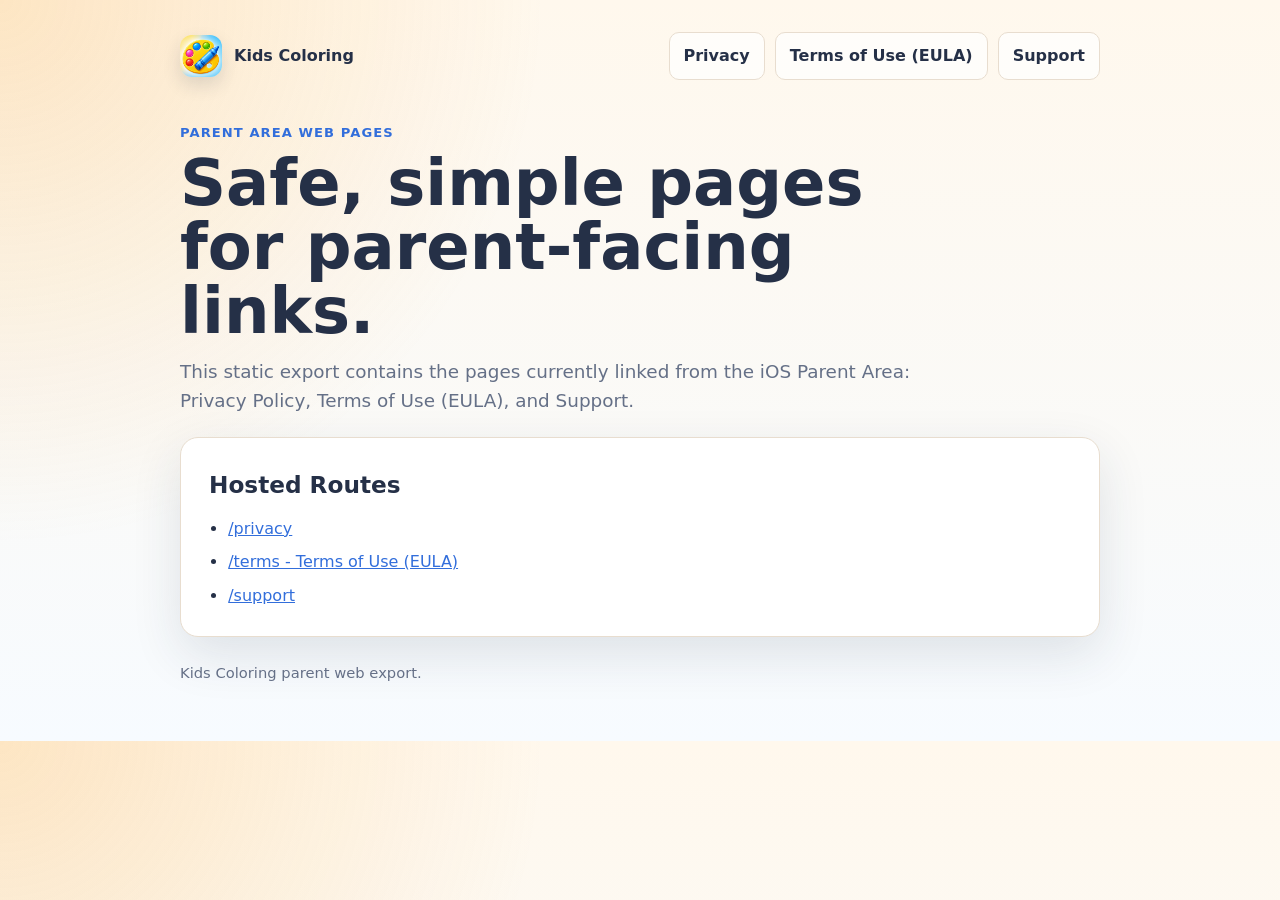
<file: index.html>
<!doctype html>
<html lang="en">
  <head>
    <meta charset="utf-8" />
    <meta name="viewport" content="width=device-width, initial-scale=1" />
    <title>Kids Coloring Parent Links</title>
    <meta
      name="description"
      content="Parent-facing legal and support pages for Kids Coloring."
    />
    <link rel="icon" href="assets/images/kids-coloring-icon.png" />
    <link rel="apple-touch-icon" href="assets/images/kids-coloring-icon.png" />
    <link rel="stylesheet" href="assets/styles.css" />
  </head>
  <body>
    <main class="shell">
      <header class="topbar">
        <a class="brand" href="./">
          <img
            class="mark"
            src="assets/images/kids-coloring-icon.png"
            alt=""
            width="42"
            height="42"
          />
          <span>Kids Coloring</span>
        </a>
        <nav class="nav" aria-label="Parent links">
          <a href="privacy/">Privacy</a>
          <a href="terms/">Terms of Use (EULA)</a>
          <a href="support/">Support</a>
        </nav>
      </header>

      <section class="hero">
        <div class="eyebrow">Parent Area Web Pages</div>
        <h1>Safe, simple pages for parent-facing links.</h1>
        <p class="lede">
          This static export contains the pages currently linked from the iOS Parent Area:
          Privacy Policy, Terms of Use (EULA), and Support.
        </p>
      </section>

      <article class="document">
        <section class="section">
          <h2>Hosted Routes</h2>
          <ul>
            <li><a href="privacy/">/privacy</a></li>
            <li><a href="terms/">/terms - Terms of Use (EULA)</a></li>
            <li><a href="support/">/support</a></li>
          </ul>
        </section>
      </article>

      <footer class="footer">Kids Coloring parent web export.</footer>
    </main>
  </body>
</html>
</file>
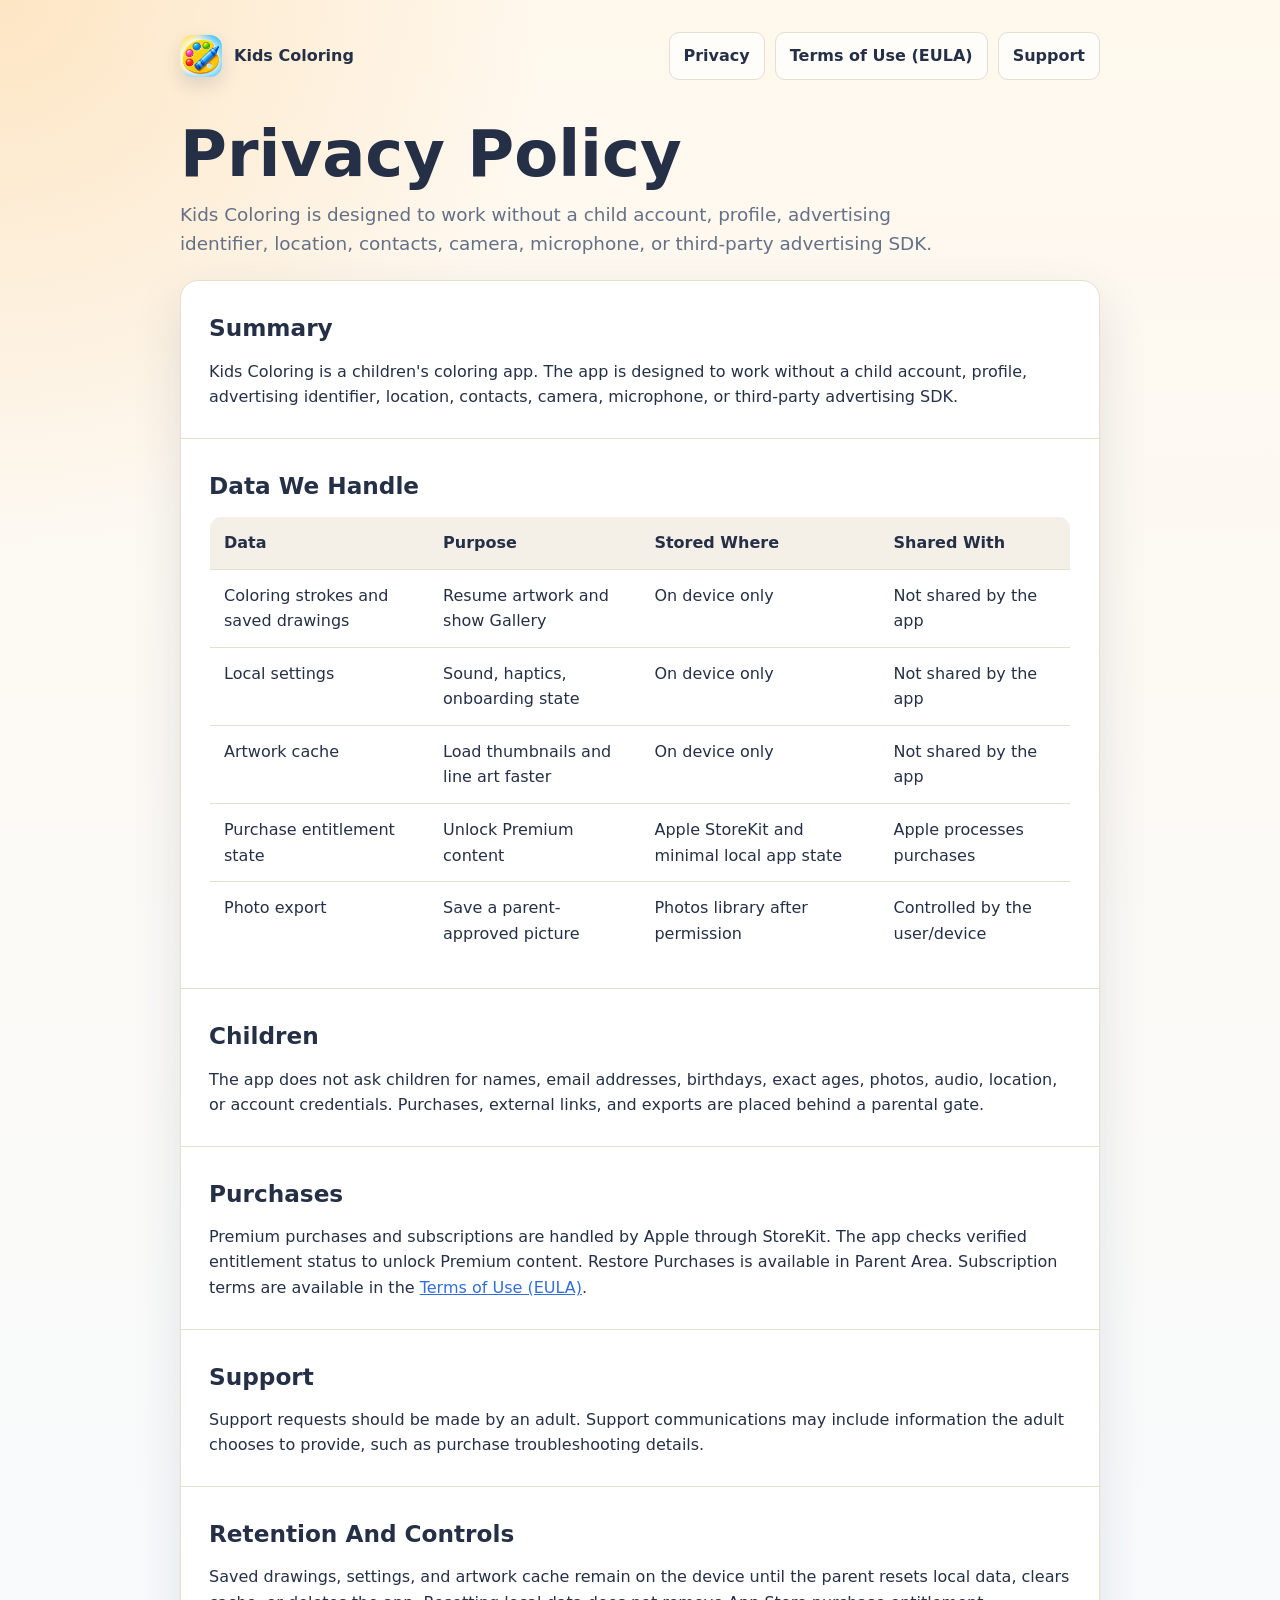
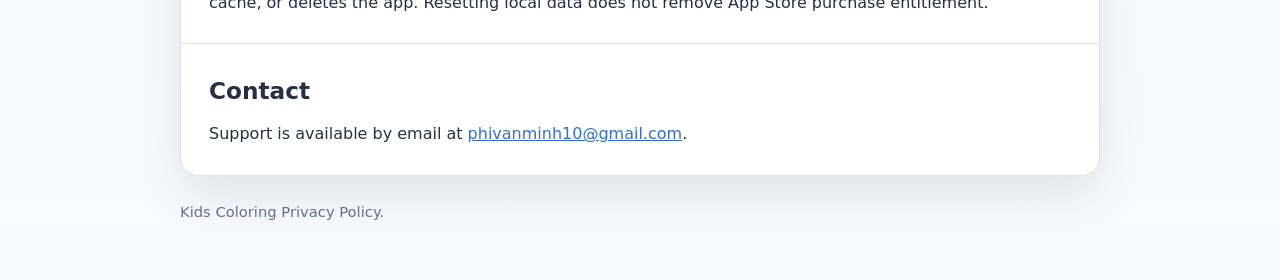
<file: privacy/index.html>
<!doctype html>
<html lang="en">
  <head>
    <meta charset="utf-8" />
    <meta name="viewport" content="width=device-width, initial-scale=1" />
    <title>Privacy Policy | Kids Coloring</title>
    <meta
      name="description"
      content="Kids Coloring privacy policy for parents and guardians."
    />
    <link rel="icon" href="../assets/images/kids-coloring-icon.png" />
    <link rel="apple-touch-icon" href="../assets/images/kids-coloring-icon.png" />
    <link rel="stylesheet" href="../assets/styles.css" />
  </head>
  <body>
    <main class="shell">
      <header class="topbar">
        <a class="brand" href="../">
          <img
            class="mark"
            src="../assets/images/kids-coloring-icon.png"
            alt=""
            width="42"
            height="42"
          />
          <span>Kids Coloring</span>
        </a>
        <nav class="nav" aria-label="Parent links">
          <a href="../privacy/">Privacy</a>
          <a href="../terms/">Terms of Use (EULA)</a>
          <a href="../support/">Support</a>
        </nav>
      </header>

      <section class="hero">
        <h1>Privacy Policy</h1>
        <p class="lede">
          Kids Coloring is designed to work without a child account, profile, advertising
          identifier, location, contacts, camera, microphone, or third-party advertising SDK.
        </p>
      </section>

      <article class="document">
        <section class="section">
          <h2>Summary</h2>
          <p>
            Kids Coloring is a children's coloring app. The app is designed to work without a
            child account, profile, advertising identifier, location, contacts, camera,
            microphone, or third-party advertising SDK.
          </p>
        </section>

        <section class="section">
          <h2>Data We Handle</h2>
          <div class="table-wrap">
            <table>
              <thead>
                <tr>
                  <th>Data</th>
                  <th>Purpose</th>
                  <th>Stored Where</th>
                  <th>Shared With</th>
                </tr>
              </thead>
              <tbody>
                <tr>
                  <td>Coloring strokes and saved drawings</td>
                  <td>Resume artwork and show Gallery</td>
                  <td>On device only</td>
                  <td>Not shared by the app</td>
                </tr>
                <tr>
                  <td>Local settings</td>
                  <td>Sound, haptics, onboarding state</td>
                  <td>On device only</td>
                  <td>Not shared by the app</td>
                </tr>
                <tr>
                  <td>Artwork cache</td>
                  <td>Load thumbnails and line art faster</td>
                  <td>On device only</td>
                  <td>Not shared by the app</td>
                </tr>
                <tr>
                  <td>Purchase entitlement state</td>
                  <td>Unlock Premium content</td>
                  <td>Apple StoreKit and minimal local app state</td>
                  <td>Apple processes purchases</td>
                </tr>
                <tr>
                  <td>Photo export</td>
                  <td>Save a parent-approved picture</td>
                  <td>Photos library after permission</td>
                  <td>Controlled by the user/device</td>
                </tr>
              </tbody>
            </table>
          </div>
        </section>

        <section class="section">
          <h2>Children</h2>
          <p>
            The app does not ask children for names, email addresses, birthdays, exact ages,
            photos, audio, location, or account credentials. Purchases, external links, and
            exports are placed behind a parental gate.
          </p>
        </section>

        <section class="section">
          <h2>Purchases</h2>
          <p>
            Premium purchases and subscriptions are handled by Apple through StoreKit. The app
            checks verified entitlement status to unlock Premium content. Restore Purchases is
            available in Parent Area. Subscription terms are available in the
            <a href="../terms/">Terms of Use (EULA)</a>.
          </p>
        </section>

        <section class="section">
          <h2>Support</h2>
          <p>
            Support requests should be made by an adult. Support communications may include
            information the adult chooses to provide, such as purchase troubleshooting details.
          </p>
        </section>

        <section class="section">
          <h2>Retention And Controls</h2>
          <p>
            Saved drawings, settings, and artwork cache remain on the device until the parent
            resets local data, clears cache, or deletes the app. Resetting local data does not
            remove App Store purchase entitlement.
          </p>
        </section>

        <section class="section">
          <h2>Contact</h2>
          <p>
            Support is available by email at
            <a href="mailto:phivanminh10@gmail.com">phivanminh10@gmail.com</a>.
          </p>
        </section>
      </article>

      <footer class="footer">Kids Coloring Privacy Policy.</footer>
    </main>
  </body>
</html>
</file>
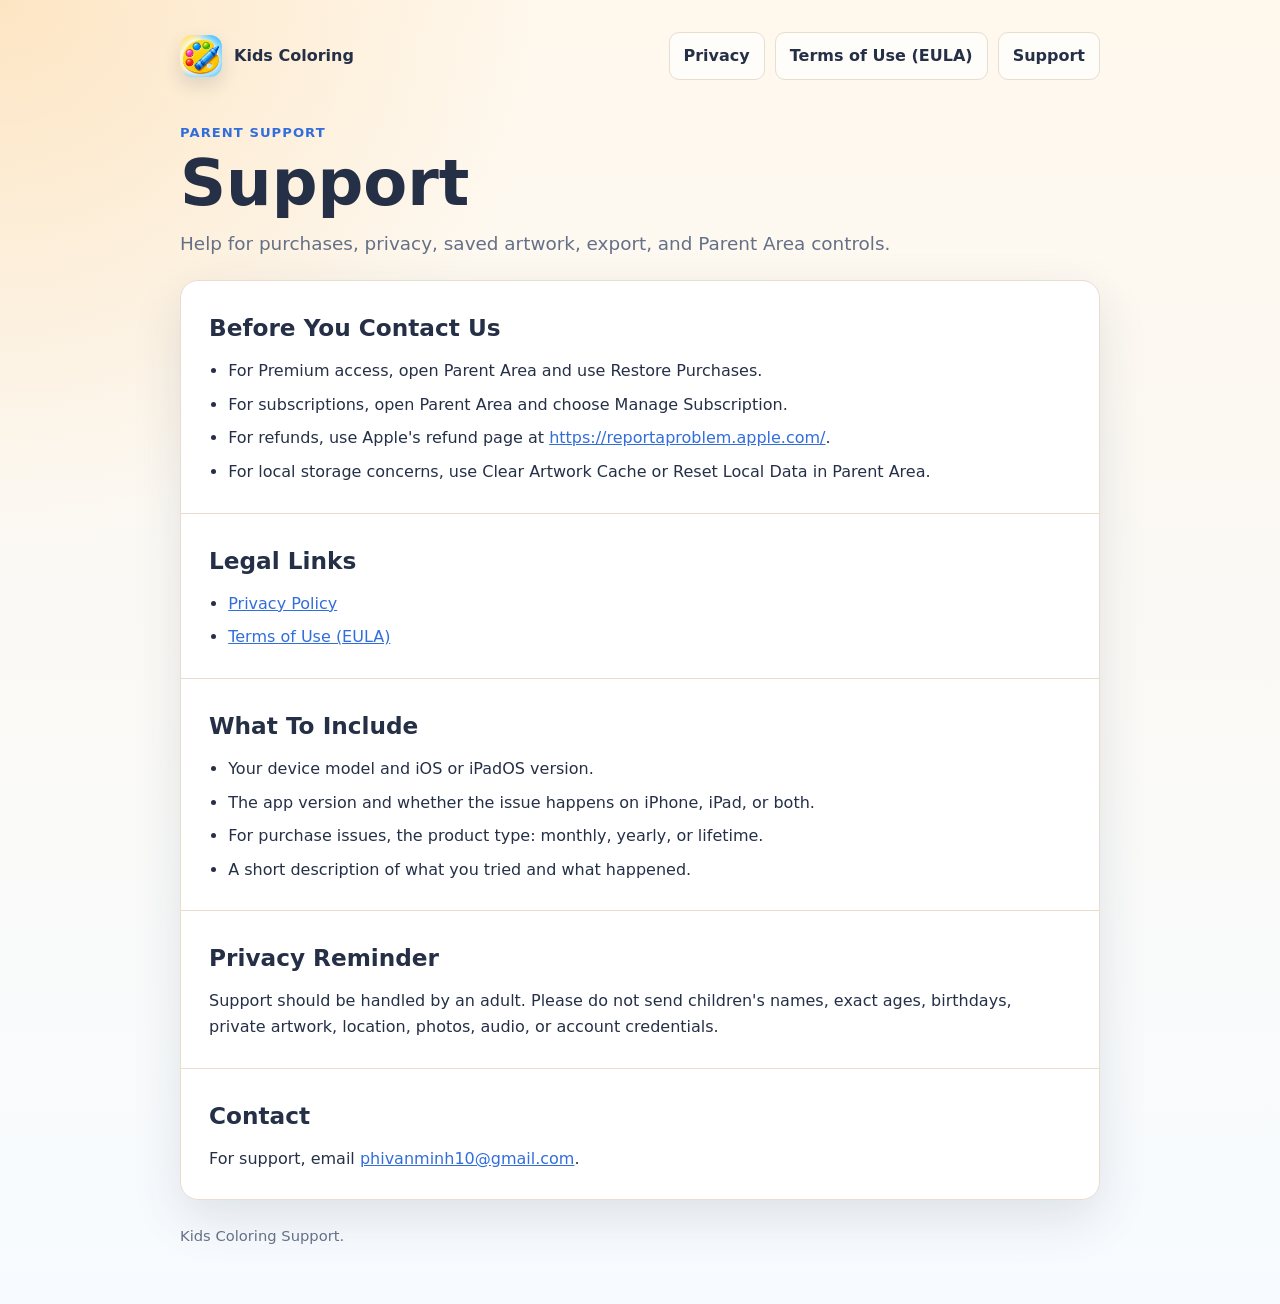
<file: support/index.html>
<!doctype html>
<html lang="en">
  <head>
    <meta charset="utf-8" />
    <meta name="viewport" content="width=device-width, initial-scale=1" />
    <title>Support | Kids Coloring</title>
    <meta
      name="description"
      content="Support information for Kids Coloring parents and guardians."
    />
    <link rel="icon" href="../assets/images/kids-coloring-icon.png" />
    <link rel="apple-touch-icon" href="../assets/images/kids-coloring-icon.png" />
    <link rel="stylesheet" href="../assets/styles.css" />
  </head>
  <body>
    <main class="shell">
      <header class="topbar">
        <a class="brand" href="../">
          <img
            class="mark"
            src="../assets/images/kids-coloring-icon.png"
            alt=""
            width="42"
            height="42"
          />
          <span>Kids Coloring</span>
        </a>
        <nav class="nav" aria-label="Parent links">
          <a href="../privacy/">Privacy</a>
          <a href="../terms/">Terms of Use (EULA)</a>
          <a href="../support/">Support</a>
        </nav>
      </header>

      <section class="hero">
        <div class="eyebrow">Parent Support</div>
        <h1>Support</h1>
        <p class="lede">
          Help for purchases, privacy, saved artwork, export, and Parent Area controls.
        </p>
      </section>

      <article class="document">
        <section class="section">
          <h2>Before You Contact Us</h2>
          <ul>
            <li>For Premium access, open Parent Area and use Restore Purchases.</li>
            <li>For subscriptions, open Parent Area and choose Manage Subscription.</li>
            <li>
              For refunds, use Apple's refund page at
              <a href="https://reportaproblem.apple.com/">https://reportaproblem.apple.com/</a>.
            </li>
            <li>For local storage concerns, use Clear Artwork Cache or Reset Local Data in Parent Area.</li>
          </ul>
        </section>

        <section class="section">
          <h2>Legal Links</h2>
          <ul>
            <li><a href="../privacy/">Privacy Policy</a></li>
            <li><a href="../terms/">Terms of Use (EULA)</a></li>
          </ul>
        </section>

        <section class="section">
          <h2>What To Include</h2>
          <ul>
            <li>Your device model and iOS or iPadOS version.</li>
            <li>The app version and whether the issue happens on iPhone, iPad, or both.</li>
            <li>For purchase issues, the product type: monthly, yearly, or lifetime.</li>
            <li>A short description of what you tried and what happened.</li>
          </ul>
        </section>

        <section class="section">
          <h2>Privacy Reminder</h2>
          <p>
            Support should be handled by an adult. Please do not send children's names, exact
            ages, birthdays, private artwork, location, photos, audio, or account credentials.
          </p>
        </section>

        <section class="section">
          <h2>Contact</h2>
          <p>
            For support, email
            <a href="mailto:phivanminh10@gmail.com">phivanminh10@gmail.com</a>.
          </p>
        </section>
      </article>

      <footer class="footer">Kids Coloring Support.</footer>
    </main>
  </body>
</html>
</file>
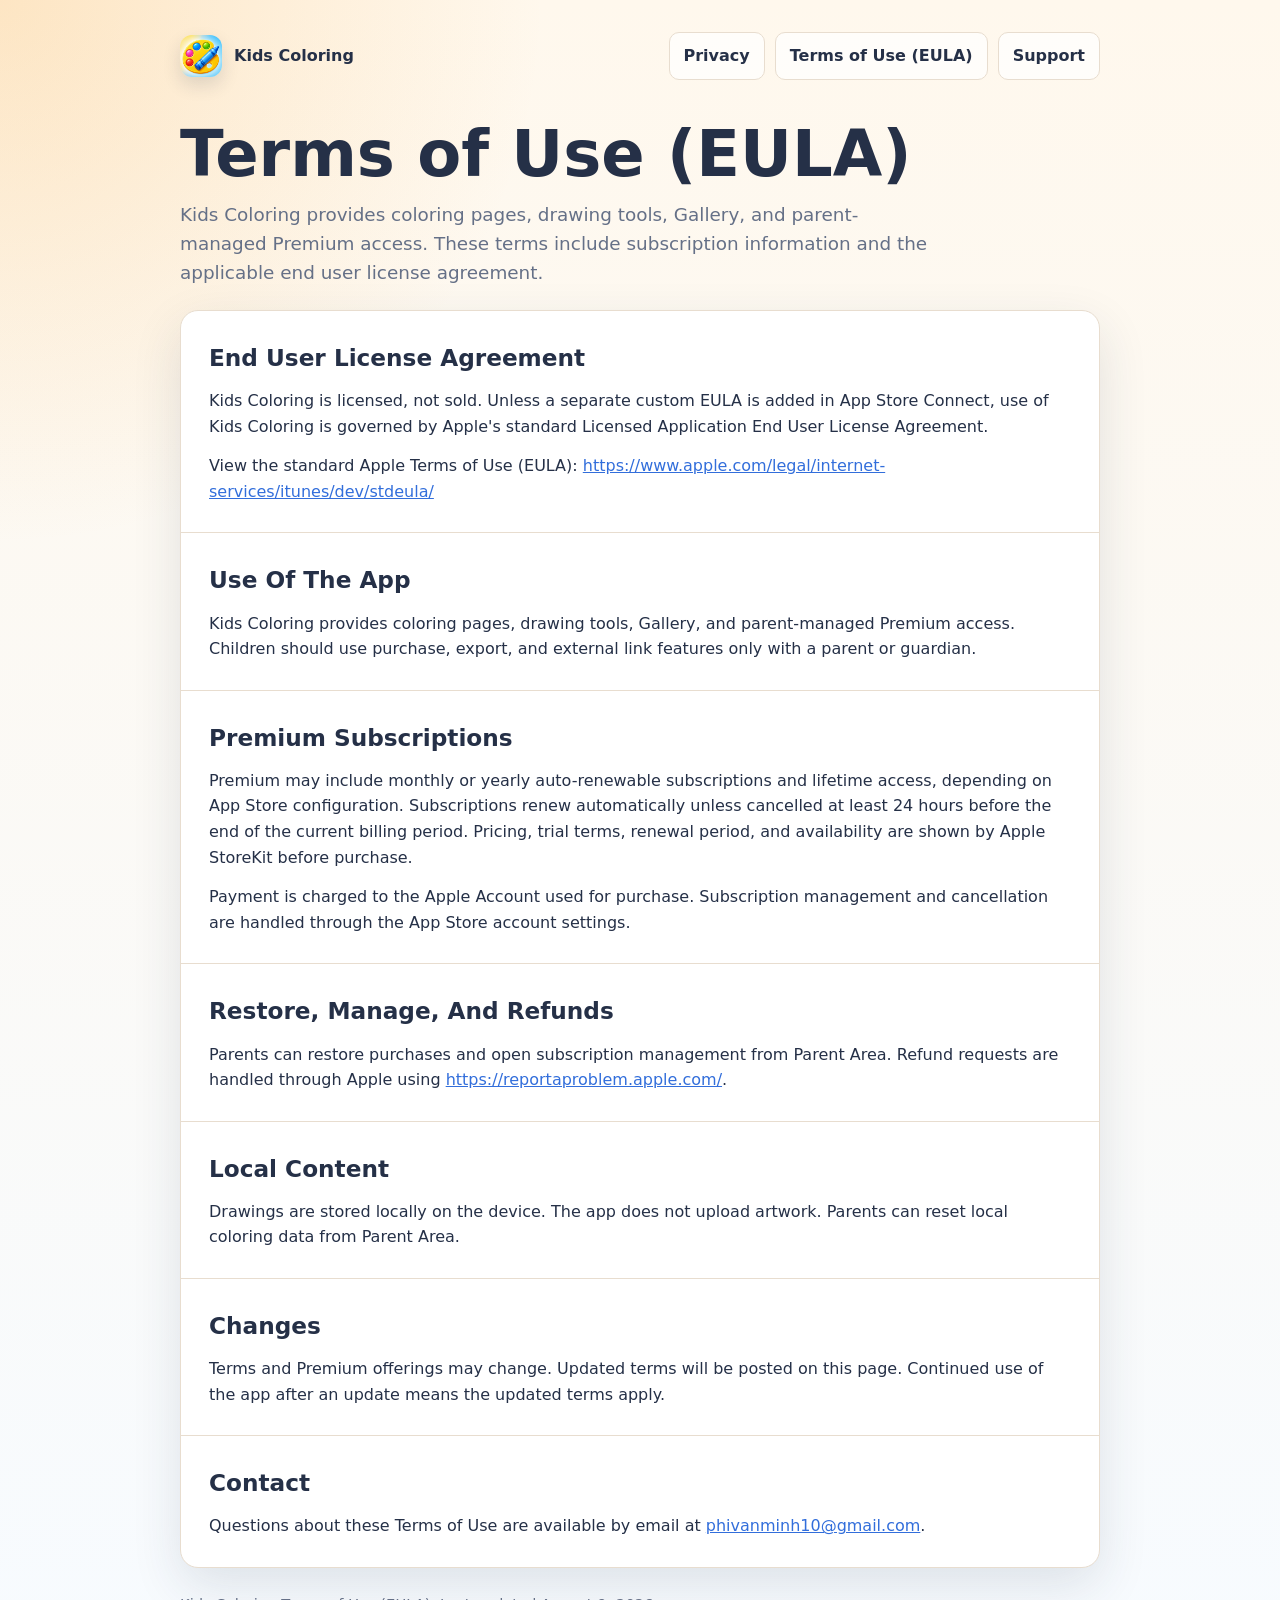
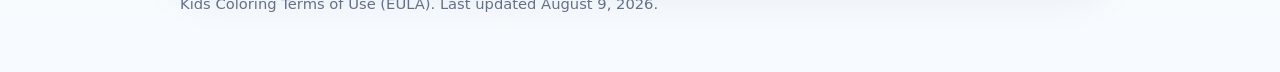
<file: terms/index.html>
<!doctype html>
<html lang="en">
  <head>
    <meta charset="utf-8" />
    <meta name="viewport" content="width=device-width, initial-scale=1" />
    <title>Terms of Use (EULA) | Kids Coloring</title>
    <meta
      name="description"
      content="Kids Coloring Terms of Use and EULA for parents and guardians."
    />
    <link rel="icon" href="../assets/images/kids-coloring-icon.png" />
    <link rel="apple-touch-icon" href="../assets/images/kids-coloring-icon.png" />
    <link rel="stylesheet" href="../assets/styles.css" />
  </head>
  <body>
    <main class="shell">
      <header class="topbar">
        <a class="brand" href="../">
          <img
            class="mark"
            src="../assets/images/kids-coloring-icon.png"
            alt=""
            width="42"
            height="42"
          />
          <span>Kids Coloring</span>
        </a>
        <nav class="nav" aria-label="Parent links">
          <a href="../privacy/">Privacy</a>
          <a href="../terms/">Terms of Use (EULA)</a>
          <a href="../support/">Support</a>
        </nav>
      </header>

      <section class="hero">
        <h1>Terms of Use (EULA)</h1>
        <p class="lede">
          Kids Coloring provides coloring pages, drawing tools, Gallery, and parent-managed
          Premium access. These terms include subscription information and the applicable
          end user license agreement.
        </p>
      </section>

      <article class="document">
        <section class="section">
          <h2>End User License Agreement</h2>
          <p>
            Kids Coloring is licensed, not sold. Unless a separate custom EULA is added in
            App Store Connect, use of Kids Coloring is governed by Apple's standard Licensed
            Application End User License Agreement.
          </p>
          <p>
            View the standard Apple Terms of Use (EULA):
            <a href="https://www.apple.com/legal/internet-services/itunes/dev/stdeula/">
              https://www.apple.com/legal/internet-services/itunes/dev/stdeula/
            </a>
          </p>
        </section>

        <section class="section">
          <h2>Use Of The App</h2>
          <p>
            Kids Coloring provides coloring pages, drawing tools, Gallery, and parent-managed
            Premium access. Children should use purchase, export, and external link features
            only with a parent or guardian.
          </p>
        </section>

        <section class="section">
          <h2>Premium Subscriptions</h2>
          <p>
            Premium may include monthly or yearly auto-renewable subscriptions and lifetime
            access, depending on App Store configuration. Subscriptions renew automatically
            unless cancelled at least 24 hours before the end of the current billing period.
            Pricing, trial terms, renewal period, and availability are shown by Apple StoreKit
            before purchase.
          </p>
          <p>
            Payment is charged to the Apple Account used for purchase. Subscription management
            and cancellation are handled through the App Store account settings.
          </p>
        </section>

        <section class="section">
          <h2>Restore, Manage, And Refunds</h2>
          <p>
            Parents can restore purchases and open subscription management from Parent Area.
            Refund requests are handled through Apple using
            <a href="https://reportaproblem.apple.com/">https://reportaproblem.apple.com/</a>.
          </p>
        </section>

        <section class="section">
          <h2>Local Content</h2>
          <p>
            Drawings are stored locally on the device. The app does not upload artwork. Parents
            can reset local coloring data from Parent Area.
          </p>
        </section>

        <section class="section">
          <h2>Changes</h2>
          <p>
            Terms and Premium offerings may change. Updated terms will be posted on this page.
            Continued use of the app after an update means the updated terms apply.
          </p>
        </section>

        <section class="section">
          <h2>Contact</h2>
          <p>
            Questions about these Terms of Use are available by email at
            <a href="mailto:phivanminh10@gmail.com">phivanminh10@gmail.com</a>.
          </p>
        </section>
      </article>

      <footer class="footer">Kids Coloring Terms of Use (EULA). Last updated August 9, 2026.</footer>
    </main>
  </body>
</html>
</file>
<file: assets/styles.css>
:root {
  color-scheme: light;
  --bg: #fff8ed;
  --paper: #ffffff;
  --ink: #253047;
  --muted: #657087;
  --primary: #326edb;
  --secondary: #f7aa3f;
  --line: #e8ddcf;
  --soft: #f4efe7;
  --shadow: 0 18px 50px rgba(37, 48, 71, 0.12);
}

* {
  box-sizing: border-box;
}

body {
  margin: 0;
  background:
    radial-gradient(circle at top left, rgba(247, 170, 63, 0.24), transparent 34rem),
    linear-gradient(180deg, #fff8ed 0%, #f7fbff 100%);
  color: var(--ink);
  font-family:
    ui-rounded, "SF Pro Rounded", "Avenir Next", system-ui, -apple-system, BlinkMacSystemFont,
    "Segoe UI", sans-serif;
  line-height: 1.6;
}

a {
  color: var(--primary);
}

.shell {
  width: min(100% - 32px, 920px);
  margin: 0 auto;
  padding: 32px 0 56px;
}

.topbar {
  display: flex;
  align-items: center;
  justify-content: space-between;
  gap: 20px;
  margin-bottom: 42px;
}

.brand {
  display: inline-flex;
  align-items: center;
  gap: 12px;
  color: var(--ink);
  font-weight: 800;
  text-decoration: none;
}

.mark {
  width: 42px;
  height: 42px;
  border-radius: 12px;
  display: block;
  object-fit: cover;
  box-shadow: 0 8px 18px rgba(37, 48, 71, 0.14);
}

.nav {
  display: flex;
  flex-wrap: wrap;
  gap: 10px;
}

.nav a {
  min-height: 44px;
  padding: 10px 14px;
  border: 1px solid var(--line);
  border-radius: 10px;
  background: rgba(255, 255, 255, 0.72);
  color: var(--ink);
  font-weight: 700;
  text-decoration: none;
}

.hero {
  margin-bottom: 22px;
}

.eyebrow {
  color: var(--primary);
  font-size: 0.82rem;
  font-weight: 800;
  letter-spacing: 0.08em;
  text-transform: uppercase;
}

h1 {
  max-width: 760px;
  margin: 8px 0 14px;
  font-size: clamp(2.2rem, 5vw, 4.5rem);
  line-height: 1;
}

.lede {
  max-width: 760px;
  margin: 0;
  color: var(--muted);
  font-size: 1.15rem;
}

.document {
  overflow: hidden;
  border: 1px solid var(--line);
  border-radius: 18px;
  background: var(--paper);
  box-shadow: var(--shadow);
}

.section {
  padding: 28px;
  border-top: 1px solid var(--line);
}

.section:first-child {
  border-top: 0;
}

h2 {
  margin: 0 0 12px;
  font-size: 1.45rem;
}

p {
  margin: 0 0 14px;
}

p:last-child {
  margin-bottom: 0;
}

ul {
  margin: 0;
  padding-left: 1.2rem;
}

li + li {
  margin-top: 8px;
}

.table-wrap {
  overflow-x: auto;
}

table {
  width: 100%;
  min-width: 680px;
  border-collapse: collapse;
  overflow: hidden;
  border: 1px solid var(--line);
  border-radius: 12px;
}

th,
td {
  padding: 13px 14px;
  border-bottom: 1px solid var(--line);
  text-align: left;
  vertical-align: top;
}

th {
  background: var(--soft);
}

tr:last-child td {
  border-bottom: 0;
}

.notice {
  margin-top: 22px;
  padding: 16px;
  border: 1px solid rgba(50, 110, 219, 0.22);
  border-radius: 14px;
  background: rgba(50, 110, 219, 0.08);
  color: var(--muted);
}

.footer {
  margin-top: 24px;
  color: var(--muted);
  font-size: 0.92rem;
}

@media (max-width: 680px) {
  .shell {
    width: min(100% - 22px, 920px);
    padding-top: 18px;
  }

  .topbar {
    align-items: flex-start;
    flex-direction: column;
    margin-bottom: 32px;
  }

  .nav {
    width: 100%;
  }

  .nav a {
    flex: 1 1 auto;
    text-align: center;
  }

  .section {
    padding: 22px;
  }
}
</file>
